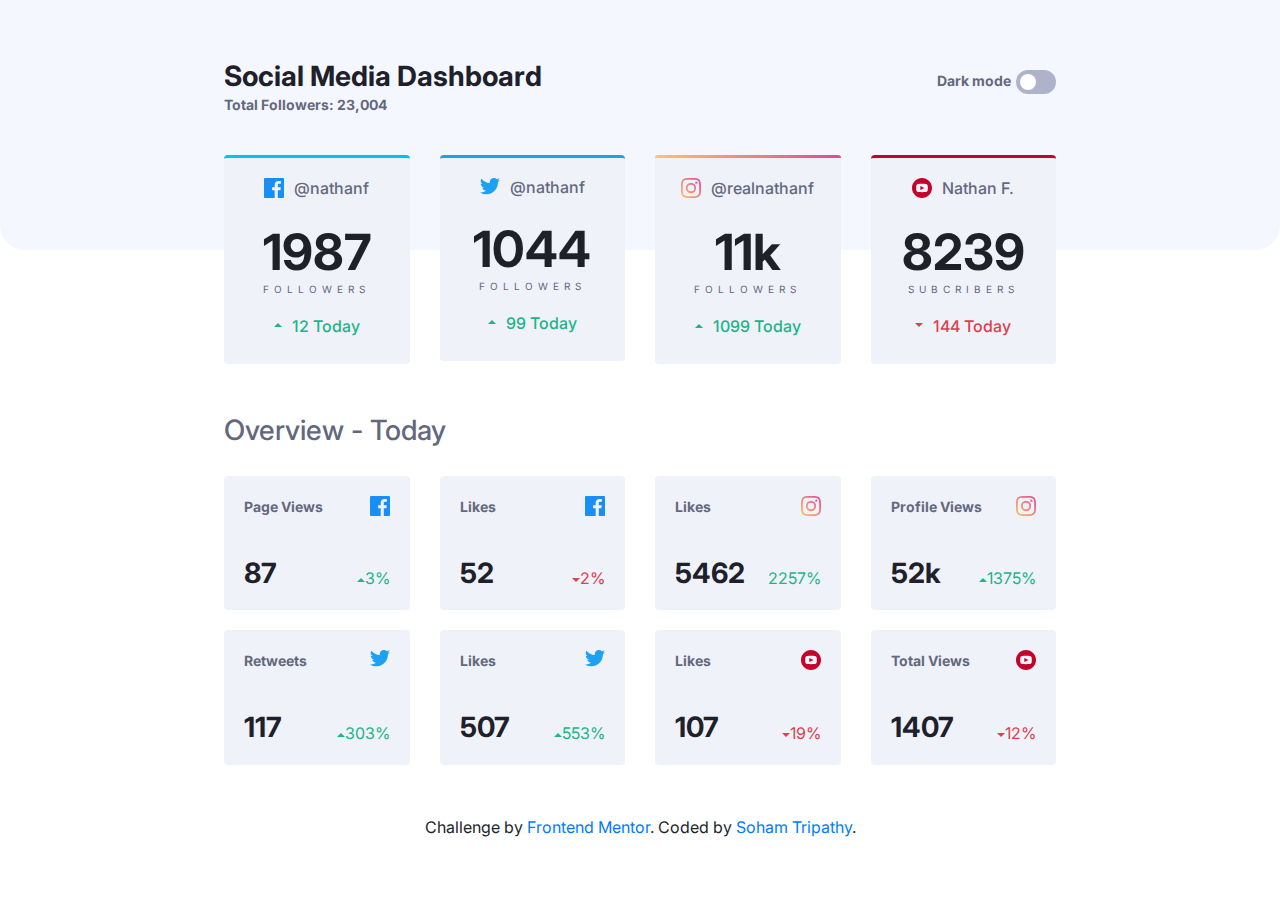
<file: index.html>
<!DOCTYPE html>
<html lang="en">
<head>
    <meta charset="UTF-8">
    <meta name="viewport" content="width=device-width, initial-scale=1.0">
    <title>SOCIAL MEDIA DASHBOARD</title>
    <link rel="shortcut icon" href="./images/favicon-32x32.png" type="image/x-icon">
    <link href="https://fonts.googleapis.com/css2?family=Inter:wght@400;700&display=swap" rel="stylesheet">
    <link rel="stylesheet" href="https://maxcdn.bootstrapcdn.com/bootstrap/4.0.0/css/bootstrap.min.css" integrity="sha384-Gn5384xqQ1aoWXA+058RXPxPg6fy4IWvTNh0E263XmFcJlSAwiGgFAW/dAiS6JXm" crossorigin="anonymous">
    <link rel="stylesheet" href="./styles/styles.css">
</head>
<body>

    <div class="header">

    </div>

<div class="content">
   <h3 class="heading">Social Media Dashboard</h3>
   <p class="subHeading">Total Followers: 23,004</p>
   <p class="subHeading darkMode">Dark mode</p>
   <div class="casing">
        <label class="switch">
            <input type="checkbox" id="check">
            <span class="slider round"></span>
        </label>
   </div>

   <div class="row">
    <div class="col-lg-3 col-md-6">
        <div class="card facebook">
            <div class="card-body">
                <h6 class="cardText"><img class="icon" src="./images/icon-facebook.svg" alt="facebook">@nathanf</h6>
                <h1 class="num">1987</h1>
                <p class="cardText lsp">FOLLOWERS</p>
                <h6 class="green"><img class="icon" src="./images/icon-up.svg" alt="up">12 Today</h6>
            </div>
        </div>
    </div>
    <div class="col-lg-3 col-md-6">
        <div class="card twitter">
            <div class="card-body">
                <h6 class="cardText"><img class="icon" src="./images/icon-twitter.svg" alt="twitter">@nathanf</h6>
                <h1 class="num">1044</h1>
                <p class="cardText lsp">FOLLOWERS</p>
                <h6 class="green"><img class="icon" src="./images/icon-up.svg" alt="up">99 Today</h6>
            </div>
        </div>        
    </div>
    <div class="col-lg-3 col-md-6">
        <div class="card noBorder">
            <div class="card-img-top instagram"></div>
            <div class="card-body">
                <h6 class="cardText"><img class="icon" src="./images/icon-instagram.svg" alt="instagram">@realnathanf</h6>
                <h1 class="num">11k</h1>
                <p class="cardText lsp">FOLLOWERS</p>
                <h6 class="green"><img class="icon" src="./images/icon-up.svg" alt="up">1099 Today</h6>
            </div>
        </div>
    </div>
    <div class="col-lg-3 col-md-6">
        <div class="card youtube">
            <div class="card-body">
                <h6 class="cardText"><img class="icon" src="./images/icon-youtube.svg" alt="youtube">Nathan F.</h6>
                <h1 class="num">8239</h1>
                <p class="cardText lsp">SUBCRIBERS</p>
                <h6 class="red"><img class="icon" src="./images/icon-down.svg" alt="down">144 Today</h6>
            </div>
        </div>
    </div>
   </div>
   <h3 class="cardText">Overview - Today</h3>
   <div class="row">
       <div class="col-lg-3 col-md-6">
           <div class="card overview">
               <div class="card-body">
                   <p class="subHeading">Page Views</p>
                   <img class="icon-1" src="./images/icon-facebook.svg" alt="facebook">
                   <h3 class="heading">87</h3>
                   <p class="green icon-2"><img src="./images/icon-up.svg" alt="up">3%</p>
               </div>
           </div>
       </div>

       <div class="col-lg-3 col-md-6">
        <div class="card overview">
            <div class="card-body">
                <p class="subHeading">Likes</p>
                <img class="icon-1" src="./images/icon-facebook.svg" alt="facebook">
                <h3 class="heading">52</h3>
                <p class="red icon-2"><img src="./images/icon-down.svg" alt="up">2%</p>
            </div>
        </div>
    </div>

    <div class="col-lg-3 col-md-6">
        <div class="card overview">
            <div class="card-body">
                <p class="subHeading">Likes</p>
                <img class="icon-1" src="./images/icon-instagram.svg" alt="facebook">
                <h3 class="heading">5462</h3>
                <p class="green icon-2"><imgsrc="./images/icon-up.svg" alt="up">2257%</p>
            </div>
        </div>
    </div>

    
    <div class="col-lg-3 col-md-6">
        <div class="card overview">
            <div class="card-body">
                <p class="subHeading">Profile Views</p>
                <img class="icon-1" src="./images/icon-instagram.svg" alt="facebook">
                <h3 class="heading">52k</h3>
                <p class="green icon-2"><img src="./images/icon-up.svg" alt="up">1375%</p>
            </div>
        </div>
    </div>

   </div>
   <div class="row">
    <div class="col-lg-3 col-md-6">
        <div class="card overview">
            <div class="card-body">
                <p class="subHeading">Retweets</p>
                <img class="icon-1" src="./images/icon-twitter.svg" alt="facebook">
                <h3 class="heading">117</h3>
                <p class="green icon-2"><img src="./images/icon-up.svg" alt="up">303%</p>
            </div>
        </div>
    </div>

    <div class="col-lg-3 col-md-6">
     <div class="card overview">
         <div class="card-body">
             <p class="subHeading">Likes</p>
             <img class="icon-1" src="./images/icon-twitter.svg" alt="facebook">
             <h3 class="heading">507</h3>
             <p class="green icon-2"><img src="./images/icon-up.svg" alt="up">553%</p>
         </div>
     </div>
 </div>

 <div class="col-lg-3 col-md-6">
     <div class="card overview">
         <div class="card-body">
             <p class="subHeading">Likes</p>
             <img class="icon-1" src="./images/icon-youtube.svg" alt="facebook">
             <h3 class="heading">107</h3>
             <p class="red icon-2"><img src="./images/icon-down.svg" alt="up">19%</p>
         </div>
     </div>
 </div>

 
 <div class="col-lg-3 col-md-6">
     <div class="card overview">
         <div class="card-body">
             <p class="subHeading">Total Views</p>
             <img class="icon-1" src="./images/icon-youtube.svg" alt="facebook">
             <h3 class="heading">1407</h3>
             <p class="red icon-2"><img src="./images/icon-down.svg" alt="up">12%</p>
         </div>
     </div>
   </div>
   <div class="attribution">
    Challenge by <a href="https://www.frontendmentor.io?ref=challenge" target="_blank">Frontend Mentor</a>. 
    Coded by <a href="#">Soham Tripathy</a>.
  </div>
</div>
   <script src="index.js"></script>
   <script src="https://code.jquery.com/jquery-3.2.1.slim.min.js" integrity="sha384-KJ3o2DKtIkvYIK3UENzmM7KCkRr/rE9/Qpg6aAZGJwFDMVNA/GpGFF93hXpG5KkN" crossorigin="anonymous"></script>
   <script src="https://cdnjs.cloudflare.com/ajax/libs/popper.js/1.12.9/umd/popper.min.js" integrity="sha384-ApNbgh9B+Y1QKtv3Rn7W3mgPxhU9K/ScQsAP7hUibX39j7fakFPskvXusvfa0b4Q" crossorigin="anonymous"></script>
   <script src="https://maxcdn.bootstrapcdn.com/bootstrap/4.0.0/js/bootstrap.min.js" integrity="sha384-JZR6Spejh4U02d8jOt6vLEHfe/JQGiRRSQQxSfFWpi1MquVdAyjUar5+76PVCmYl" crossorigin="anonymous"></script>
</body>
</html>
</file>
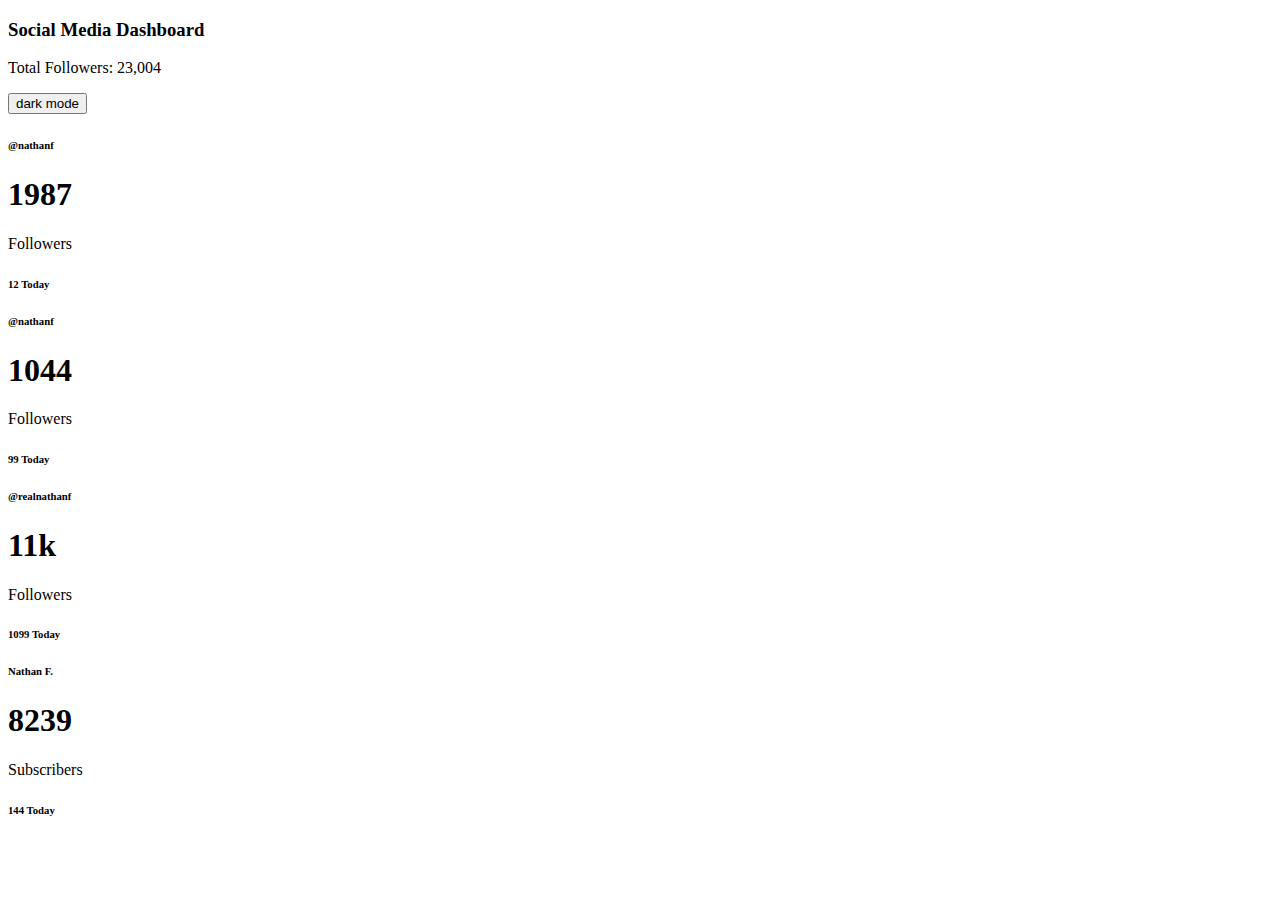
<file: design/index.html>
<!DOCTYPE html>
<html lang="en">
<head>
    <meta charset="UTF-8">
    <meta name="viewport" content="width=device-width, initial-scale=1.0">
    <title>SOCIAL MEDIA DASHBOARD</title>
</head>
<body>
   <h3>Social Media Dashboard</h3>
   <p>Total Followers: 23,004</p>
   <button>dark mode</button>

   <div class="row">
    <div class="col">
        <h6>@nathanf</h6>
        <h1>1987</h1>
        <p>Followers</p>
        <h6>12 Today</h6>
    </div>
    <div class="col">
        <h6>@nathanf</h6>
        <h1>1044</h1>
        <p>Followers</p>
        <h6>99 Today</h6>
    </div>
    <div class="col">
        <h6>@realnathanf</h6>
        <h1>11k</h1>
        <p>Followers</p>
        <h6>1099 Today</h6>
    </div>
    <div class="col">
        <h6> Nathan F.</h6>
        <h1>8239</h1>
        <p>Subscribers</p>
        <h6>144 Today</h6>
    </div>


   </div>
    
</body>
</html>
</file>
<file: styles/styles.css>
/* dark mode ends with d */

body {
    font-family: 'Inter', sans-serif;
}

body.d {
    background-color: hsl(230, 17%, 14%);
}

.icon {
    margin-right: 10px;
    margin-bottom: 4px;
}

/* header */

.header {
    background-color: hsl(225, 100%, 98%);
    height: 250px;
    width: 100%;
    border-bottom-left-radius: 25px;
    border-bottom-right-radius: 25px;
}

.header-d {
    background-color: hsl(232, 19%, 15%);
    height: 250px;
    width: 100%;
    border-bottom-left-radius: 25px;
    border-bottom-right-radius: 25px;
}


.content {
    position: absolute;
    top: 60px;
    left:0;
    right:0;
    margin-left:auto;
    margin-right:auto;    
    width: 65%;  
}

/* heading */

.heading {
    font-weight: 700;
    margin-bottom: 0;
    color: hsl(230, 17%, 14%);
}

.heading-d {
    font-weight: 700;
    margin-bottom: 0;
    color: hsl(0, 0%, 100%);
}

.subHeading {
    font-weight: 700;
    font-size: 14px;
    color: hsl(228, 12%, 44%);
    margin-bottom: 40px;
}

.subHeading-d {
    font-weight: 700;
    font-size: 14px;
    color: hsl(228, 34%, 66%);
    margin-bottom: 40px;
}

.darkMode {
    position: absolute;
    top: 10px;
    right: 45px;
}

/* switch */

.switch {
    position: relative;
    display: inline-block;
    width: 40px;
    height: 24px;
  }
  
  .switch input { 
    opacity: 0;
    width: 0;
    height: 0;
  }
  
  .slider {
    position: absolute;
    cursor: pointer;
    top: 0;
    left: 0;
    right: 0;
    bottom: 0;
    background-color: hsl(230, 22%, 74%);
    -webkit-transition: .4s;
    transition: .4s;
  }
  
  .slider:before {
    position: absolute;
    content: "";
    height: 16px;
    width: 16px;
    left: 4px;
    bottom: 4px;
    background-color: white;
    -webkit-transition: .4s;
    transition: .4s;
  }
  
  input:checked + .slider {
    background-image: linear-gradient(to right, hsl(210, 78%, 56%), hsl(146, 68%, 55%));
  }
  
 
  input:checked + .slider:before {
    -webkit-transform: translateX(16px);
    -ms-transform: translateX(16px);
    transform: translateX(16px);
  }
  
  /* Rounded sliders */
  .slider.round {
    border-radius: 34px;
  }
  
  .slider.round:before {
    border-radius: 50%;
  }

.casing {
    position: absolute;
    right: 0;
    top: 10px;
    z-index: +1;
}

@media only screen and (max-width: 786px) {

    .casing {
        position: absolute;
        right: 0;
        top: 50px;
        z-index: +1;
    }

    .darkMode {
        position: absolute;
        top: 50px;
        right: 45px;
    }
  
  }

  @media only screen and (max-width: 500px) {

    .casing {
        position: absolute;
        left: 0;
        top: 90px;
        z-index: +1;
    }

    .darkMode {
        position: absolute;
        top: 90px;
        left: 45px;
    }
  
  }

/* cards */
 
div.card {
    background-color: hsl(227, 47%, 96%);
    text-align: center;
    cursor: pointer;
}

div.card.d {
    background-color: hsl(228, 28%, 20%);
    text-align: center;
    cursor: pointer;
}

div.card:hover {
    background-color: hsl(226, 23%, 89%);
}

div.card.d:hover {
    background-color: hsl(229, 20%, 27%);
}

div.card-body h1 {
    color: hsl(230, 17%, 14%);
}

div.d h1 {
    color: hsl(0, 0%, 100%);
}

.num {
    font-weight: 700;
    font-size: 50px;
    margin-top: 20px;
    margin-bottom: 0;
}

.lsp {
    letter-spacing: 5px;
    margin-bottom: 20px;
    font-size: 10px;
}

.cardText {
    color: hsl(228, 12%, 44%);
}

.cardText-d {
    color: hsl(228, 34%, 66%);
}

.green {
    color: hsl(163, 72%, 41%);
}

.red {
    color: hsl(356, 69%, 56%);
}

.facebook {
    border-width: 3px 0 0 0;
    border-top-color: hsl(195, 100%, 50%) ;
    margin-bottom: 50px;
}

.twitter {
    border-width: 3px 0 0 0;
    border-top-color: hsl(203, 89%, 53%) ;
    margin-bottom: 50px;
}

.instagram {
   height: 3.5px;
   background-image: linear-gradient(to right, hsl(37, 97%, 70%), hsl(329, 70%, 58%));
}

.noBorder{
    border-width: 0;
    margin-bottom: 50px;
}

.youtube {
    border-width: 3px 0 0 0;
    border-top-color: hsl(348, 97%, 39%) ;
    margin-bottom: 50px;
}

/* overview-cards */

div.overview {
    text-align: left;
    position: relative;
    margin-top: 20px;
    border: 0;
}
div.overview.d {
    text-align: left;
    position: relative;
    margin-top: 20px;
    border: 0;
}

.icon-1 {
    position: absolute;
    right: 20px;
    top: 20px;
}

.icon-2 {
    position: absolute;
    right: 20px;
    bottom: 20px;
    margin-bottom: 0;
}

/* footer */

.attribution {
    margin: 50px auto 20px auto;
}

.attribution.d {
    margin: 50px auto 20px auto;
    color: hsl(0, 0%, 100%);
}
</file>
